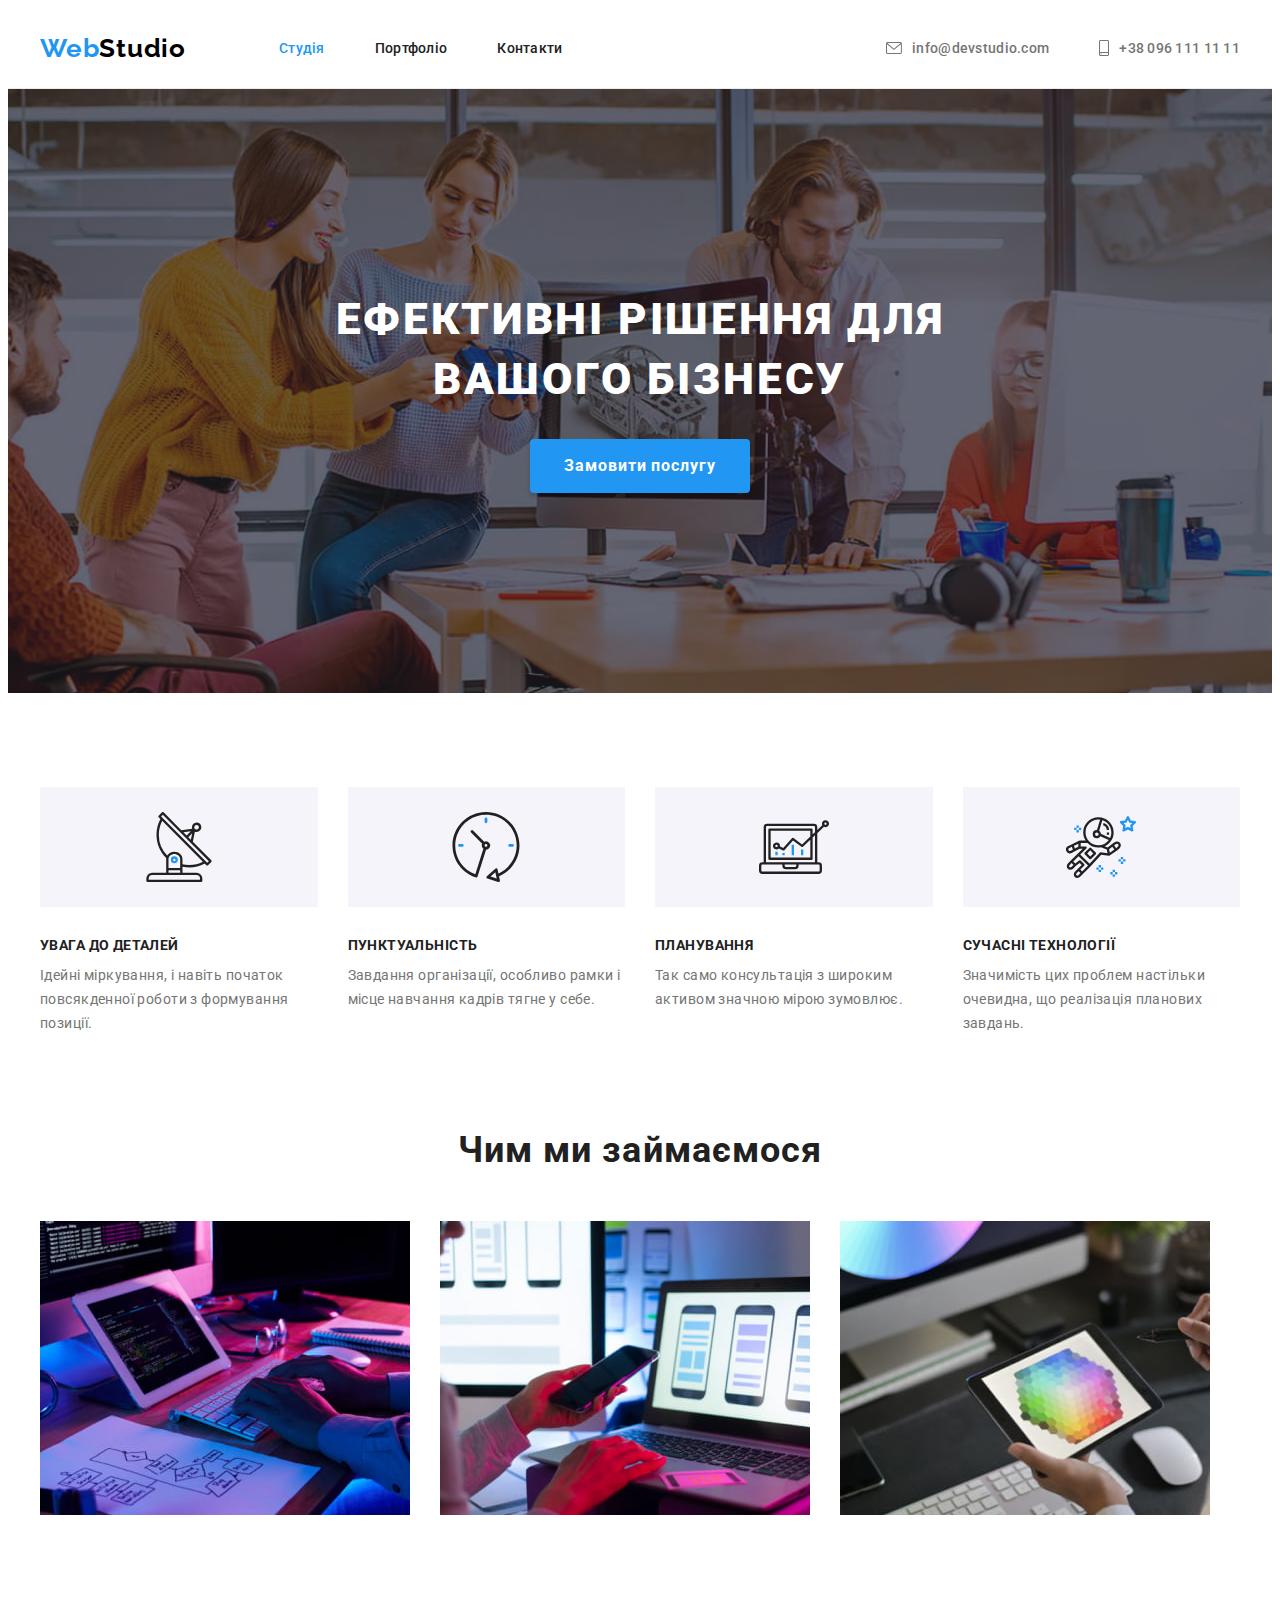
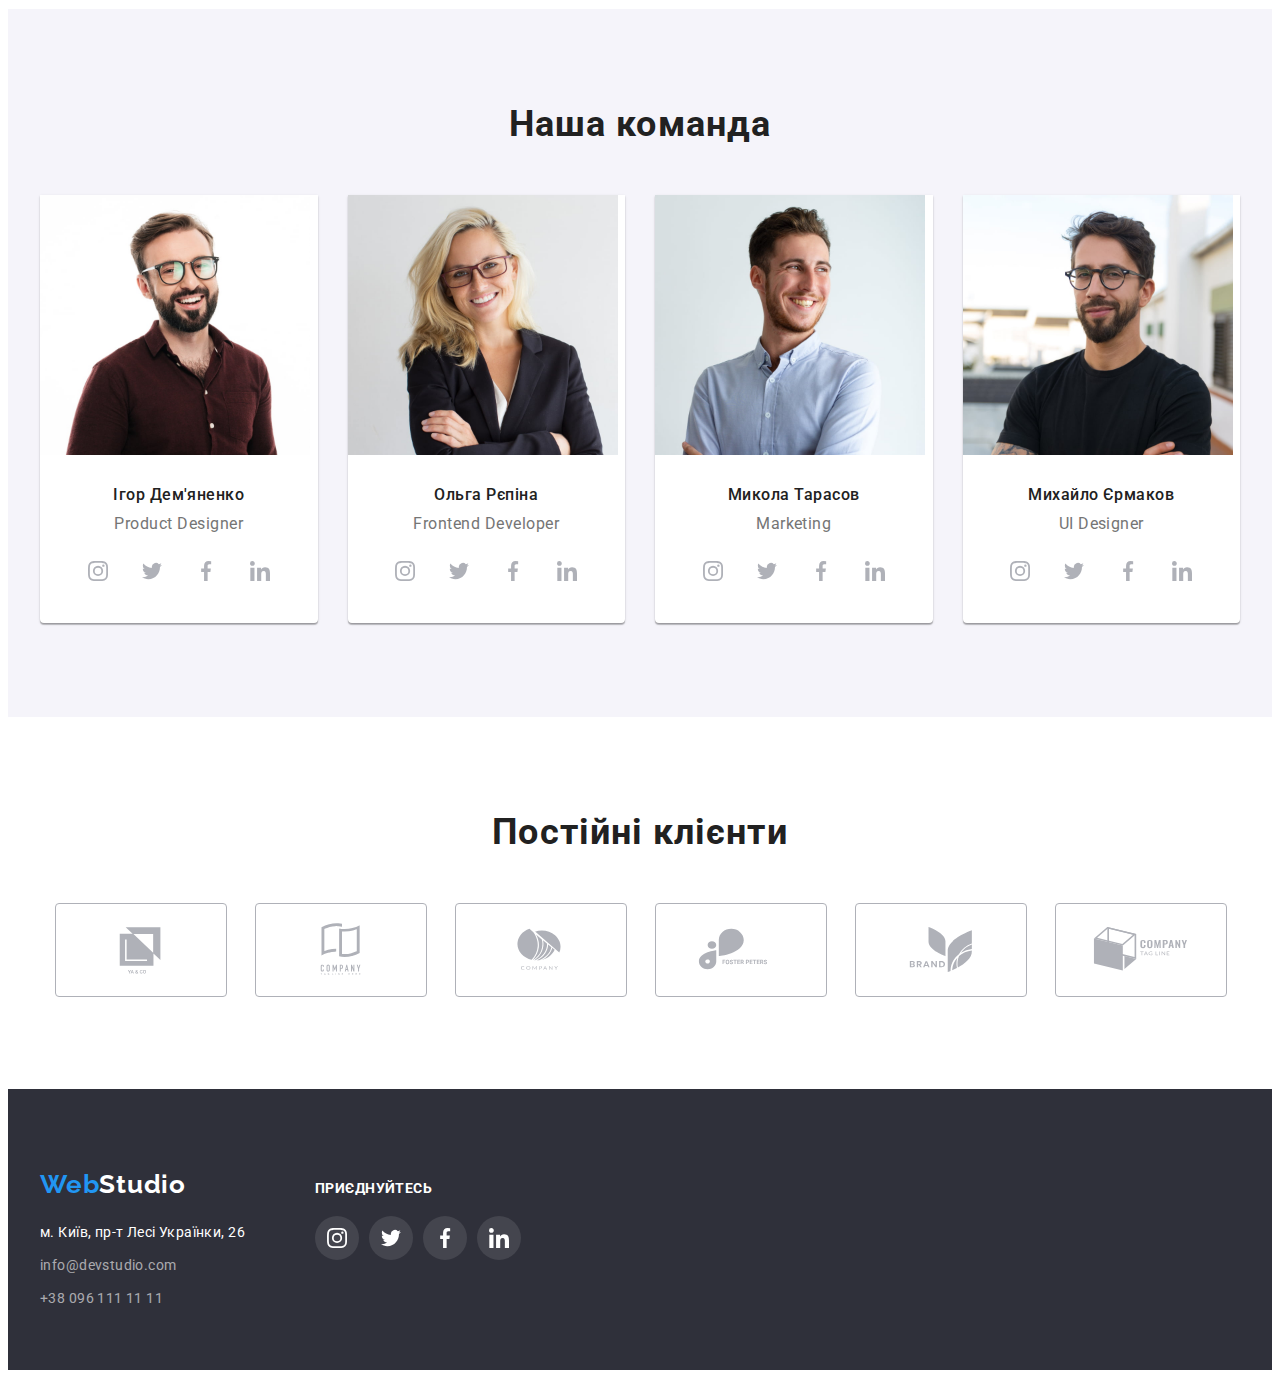
<file: index.html>
<!DOCTYPE html>
<html lang="uk">
  <head>
    <meta charset="UTF-8" />
    <meta http-equiv="X-UA-Compatible" content="IE=edge" />
    <meta name="viewport" content="width=device-width, initial-scale=1.0" />
    <title>Web Studio</title>
    <link rel="preconnect" href="https://fonts.googleapis.com" />
    <link rel="preconnect" href="https://fonts.gstatic.com" crossorigin />
    <link href="https://fonts.googleapis.com/css2?family=Raleway:wght@700&family=Roboto:wght@400;500;700;900&display=swap" rel="stylesheet" />
    <link
      rel="stylesheet"
      href="https://cdnjs.cloudflare.com/ajax/libs/modern-normalize/1.1.0/modern-normalize.min.css"
      integrity="sha512-wpPYUAdjBVSE4KJnH1VR1HeZfpl1ub8YT/NKx4PuQ5NmX2tKuGu6U/JRp5y+Y8XG2tV+wKQpNHVUX03MfMFn9Q=="
      crossorigin="anonymous"
      referrerpolicy="no-referrer"
    />
    <link rel="stylesheet" href="./css/styles.css" />
  </head>

  <body>
    <!-- Header -->
    <header class="header">
      <div class="container header-container">
        <nav class="nav">
          <a class="logo link" lang="en" href="./index.html"><span class="accent-blue">Web</span>Studio</a>
          <ul class="nav-list list">
            <li class="nav-item"><a class="nav-link link current" href="./index.html">Студія</a></li>
            <li class="nav-item"><a class="nav-link link" href="./portfolio.html">Портфоліо</a></li>
            <li class="nav-item"><a class="nav-link link" href="">Контакти</a></li>
          </ul>
        </nav>
        <ul class="contact-list list">
          <li class="contact-item">
            <a class="contact-link link" href="mailto:info@devstudio.com">
              <svg class="contact-icon" width="16" height="12">
                <use href="./images/icons.svg#envelope"></use>
              </svg>
              info@devstudio.com</a
            >
          </li>
          <li class="contact-item">
            <a class="contact-link link" href="tel:+380961111111">
              <svg class="contact-icon" width="10" height="16">
                <use href="./images/icons.svg#smartphone"></use>
              </svg>
              +38 096 111 11 11</a
            >
          </li>
        </ul>
      </div>
    </header>

    <main>
      <!-- Hero -->
      <section class="hero section">
        <div class="container">
          <h1 class="hero-title">Ефективні рішення для вашого бізнесу</h1>
          <button class="hero-btn" type="button">Замовити послугу</button>
        </div>
      </section>

      <!-- Features -->
      <section class="features section">
        <div class="container">
          <h2 class="visually-hidden">Особливості нашої роботи</h2>
          <ul class="features-list list">
            <li class="features-item">
              <div class="features-box">
                <svg width="70" height="70">
                  <use href="./images/icons.svg#antenna"></use>
                </svg>
              </div>
              <h3 class="features-title">УВАГА ДО ДЕТАЛЕЙ</h3>
              <p class="features-text">Ідейні міркування, і навіть початок повсякденної роботи з формування позиції.</p>
            </li>
            <li class="features-item">
              <div class="features-box">
                <svg width="70" height="70">
                  <use href="./images/icons.svg#clock"></use>
                </svg>
              </div>
              <h3 class="features-title">ПУНКТУАЛЬНІСТЬ</h3>
              <p class="features-text">Завдання організації, особливо рамки і місце навчання кадрів тягне у себе.</p>
            </li>
            <li class="features-item">
              <div class="features-box">
                <svg width="70" height="70">
                  <use href="./images/icons.svg#diagram"></use>
                </svg>
              </div>
              <h3 class="features-title">ПЛАНУВАННЯ</h3>
              <p class="features-text">Так само консультація з широким активом значною мірою зумовлює.</p>
            </li>
            <li class="features-item">
              <div class="features-box">
                <svg width="70" height="70">
                  <use href="./images/icons.svg#astronaut"></use>
                </svg>
              </div>
              <h3 class="features-title">СУЧАСНІ ТЕХНОЛОГІЇ</h3>
              <p class="features-text">Значимість цих проблем настільки очевидна, що реалізація планових завдань.</p>
            </li>
          </ul>
        </div>
      </section>

      <!-- Our work -->
      <section class="work section">
        <div class="container">
          <h2 class="work-title">Чим ми займаємося</h2>
          <ul class="work-list list">
            <li class="work-item"><img class="work-img" src="./images/studio/img.jpg" alt="Створюємо структуру вашого сайту" width="370" /></li>
            <li class="work-item"><img class="work-img" src="./images/studio/img2.jpg" alt="Адаптивна верстка під будь-який пристрій" width="370" /></li>
            <li class="work-item"><img class="work-img" src="./images/studio/img3.jpg" alt="Бездоганний дизайн" width="370" /></li>
          </ul>
        </div>
      </section>

      <!-- Team -->
      <section class="team section">
        <div class="container">
          <h2 class="team-title">Наша команда</h2>
          <ul class="team-list list">
            <li class="team-item">
              <img class="team-avatar" src="./images/studio/img4.jpg" alt="Хлопець у темно-червоній сорочці та окулярах" width="270" />
              <div class="team-group">
                <h3 class="team-name">Ігор Дем'яненко</h3>
                <p class="team-position" lang="en">Product Designer</p>
                <ul class="socials-list list">
                  <li class="socials-item">
                    <a class="socials-link" href="https://instagram.com" target="_blank" rel="noopener noreferrer" aria-label="Instagram">
                      <svg class="socials-icon" width="20" height="20">
                        <use href="./images/icons.svg#instagram"></use>
                      </svg>
                    </a>
                  </li>
                  <li class="socials-item">
                    <a class="socials-link" href="https://twitter.com" target="_blank" rel="noopener noreferrer" aria-label="Twitter">
                      <svg class="socials-icon" width="20" height="20">
                        <use href="./images/icons.svg#twitter"></use>
                      </svg>
                    </a>
                  </li>
                  <li class="socials-item">
                    <a class="socials-link" href="https://facebook.com" target="_blank" rel="noopener noreferrer" aria-label="Facebook">
                      <svg class="socials-icon" width="20" height="20">
                        <use href="./images/icons.svg#facebook"></use>
                      </svg>
                    </a>
                  </li>
                  <li class="socials-item">
                    <a class="socials-link" href="https://linkedin.com" target="_blank" rel="noopener noreferrer" aria-label="LinkedIn">
                      <svg class="socials-icon" width="20" height="20">
                        <use href="./images/icons.svg#linkedin"></use>
                      </svg>
                    </a>
                  </li>
                </ul>
              </div>
            </li>
            <li class="team-item">
              <img class="team-avatar" src="./images/studio/img5.jpg" alt="Білява дівчина в окулярах" width="270" />
              <div class="team-group">
                <h3 class="team-name">Ольга Рєпіна</h3>
                <p class="team-position" lang="en">Frontend Developer</p>
                <ul class="socials-list list">
                  <li class="socials-item">
                    <a class="socials-link" href="https://instagram.com" target="_blank" rel="noopener noreferrer" aria-label="Instagram">
                      <svg class="socials-icon" width="20" height="20">
                        <use href="./images/icons.svg#instagram"></use>
                      </svg>
                    </a>
                  </li>
                  <li class="socials-item">
                    <a class="socials-link" href="https://twitter.com" target="_blank" rel="noopener noreferrer" aria-label="Twitter">
                      <svg class="socials-icon" width="20" height="20">
                        <use href="./images/icons.svg#twitter"></use>
                      </svg>
                    </a>
                  </li>
                  <li class="socials-item">
                    <a class="socials-link" href="https://facebook.com" target="_blank" rel="noopener noreferrer" aria-label="Facebook">
                      <svg class="socials-icon" width="20" height="20">
                        <use href="./images/icons.svg#facebook"></use>
                      </svg>
                    </a>
                  </li>
                  <li class="socials-item">
                    <a class="socials-link" href="https://linkedin.com" target="_blank" rel="noopener noreferrer" aria-label="LinkedIn">
                      <svg class="socials-icon" width="20" height="20">
                        <use href="./images/icons.svg#linkedin"></use>
                      </svg>
                    </a>
                  </li>
                </ul>
              </div>
            </li>
            <li class="team-item">
              <img class="team-avatar" src="./images/studio/img6.jpg" alt="Хлопець у блакитній сорочці" width="270" />
              <div class="team-group">
                <h3 class="team-name">Микола Тарасов</h3>
                <p class="team-position" lang="en">Marketing</p>
                <ul class="socials-list list">
                  <li class="socials-item">
                    <a class="socials-link" href="https://instagram.com" target="_blank" rel="noopener noreferrer" aria-label="Instagram">
                      <svg class="socials-icon" width="20" height="20">
                        <use href="./images/icons.svg#instagram"></use>
                      </svg>
                    </a>
                  </li>
                  <li class="socials-item">
                    <a class="socials-link" href="https://twitter.com" target="_blank" rel="noopener noreferrer" aria-label="Twitter">
                      <svg class="socials-icon" width="20" height="20">
                        <use href="./images/icons.svg#twitter"></use>
                      </svg>
                    </a>
                  </li>
                  <li class="socials-item">
                    <a class="socials-link" href="https://facebook.com" target="_blank" rel="noopener noreferrer" aria-label="Facebook">
                      <svg class="socials-icon" width="20" height="20">
                        <use href="./images/icons.svg#facebook"></use>
                      </svg>
                    </a>
                  </li>
                  <li class="socials-item">
                    <a class="socials-link" href="https://linkedin.com" target="_blank" rel="noopener noreferrer" aria-label="LinkedIn">
                      <svg class="socials-icon" width="20" height="20">
                        <use href="./images/icons.svg#linkedin"></use>
                      </svg>
                    </a>
                  </li>
                </ul>
              </div>
            </li>
            <li class="team-item">
              <img class="team-avatar" src="./images/studio/img7.jpg" alt="Хлопець у чорній футболці та окулярах" width="270" />
              <div class="team-group">
                <h3 class="team-name">Михайло Єрмаков</h3>
                <p class="team-position" lang="en">UI Designer</p>
                <ul class="socials-list list">
                  <li class="socials-item">
                    <a class="socials-link" href="https://instagram.com" target="_blank" rel="noopener noreferrer" aria-label="Instagram">
                      <svg class="socials-icon" width="20" height="20">
                        <use href="./images/icons.svg#instagram"></use>
                      </svg>
                    </a>
                  </li>
                  <li class="socials-item">
                    <a class="socials-link" href="https://twitter.com" target="_blank" rel="noopener noreferrer" aria-label="Twitter">
                      <svg class="socials-icon" width="20" height="20">
                        <use href="./images/icons.svg#twitter"></use>
                      </svg>
                    </a>
                  </li>
                  <li class="socials-item">
                    <a class="socials-link" href="https://facebook.com" target="_blank" rel="noopener noreferrer" aria-label="Facebook">
                      <svg class="socials-icon" width="20" height="20">
                        <use href="./images/icons.svg#facebook"></use>
                      </svg>
                    </a>
                  </li>
                  <li class="socials-item">
                    <a class="socials-link" href="https://linkedin.com" target="_blank" rel="noopener noreferrer" aria-label="LinkedIn">
                      <svg class="socials-icon" width="20" height="20">
                        <use href="./images/icons.svg#linkedin"></use>
                      </svg>
                    </a>
                  </li>
                </ul>
              </div>
            </li>
          </ul>
        </div>
      </section>

      <!-- Clients -->
      <section class="clients section">
        <div class="container">
          <h2 class="clients-title">Постійні клієнти</h2>
          <ul class="clients-list list">
            <li class="clients-item">
              <a href="" class="clients-link">
                <svg class="clients-icon" width="106" height="60">
                  <use href="./images/icons.svg#company1"></use>
                </svg>
              </a>
            </li>
            <li class="clients-item">
              <a href="" class="clients-link">
                <svg class="clients-icon" width="106" height="60">
                  <use href="./images/icons.svg#company2"></use>
                </svg>
              </a>
            </li>
            <li class="clients-item">
              <a href="" class="clients-link">
                <svg class="clients-icon" width="106" height="60">
                  <use href="./images/icons.svg#company3"></use>
                </svg>
              </a>
            </li>
            <li class="clients-item">
              <a href="" class="clients-link">
                <svg class="clients-icon" width="106" height="60">
                  <use href="./images/icons.svg#company4"></use>
                </svg>
              </a>
            </li>
            <li class="clients-item">
              <a href="" class="clients-link">
                <svg class="clients-icon" width="106" height="60">
                  <use href="./images/icons.svg#company5"></use>
                </svg>
              </a>
            </li>
            <li class="clients-item">
              <a href="" class="clients-link">
                <svg class="clients-icon" width="106" height="60">
                  <use href="./images/icons.svg#company6"></use>
                </svg>
              </a>
            </li>
          </ul>
        </div>
      </section>
    </main>

    <!-- Footer -->
    <footer class="footer">
      <div class="container">
        <div class="footer-wrapper">
          <section class="footer-contacts">
            <a class="logo link" lang="en" href="./index.html"><span class="accent-blue">Web</span><span class="accent-white">Studio</span> </a>
          <address class="footer-address">
            <p class="footer-text">м. Київ, пр-т Лесі Українки, 26 </p>
            <ul class="footer-list list">
              <li class="footer-item"><a class="footer-link link" href="mailto:info@devstudio.com">info@devstudio.com</a></li>
              <li class="footer-item"><a class="footer-link link" href="tel:+380961111111">+38 096 111 11 11</a></li>
            </ul>
          </address>
          </section>
          <section class="footer-socials">
            <p class="footer-socials-text">приєднуйтесь</p>
            <ul class="socials-list list">
              <li class="socials-item">
                <a class="socials-link" href="https://instagram.com" target="_blank" rel="noopener noreferrer" aria-label="Instagram">
                  <svg class="socials-icon" width="20" height="20">
                    <use href="./images/icons.svg#instagram"></use>
                  </svg>
                </a>
              </li>
              <li class="socials-item">
                <a class="socials-link" href="https://twitter.com" target="_blank" rel="noopener noreferrer" aria-label="Twitter">
                  <svg class="socials-icon" width="20" height="20">
                    <use href="./images/icons.svg#twitter"></use>
                  </svg>
                </a>
              </li>
              <li class="socials-item">
                <a class="socials-link" href="https://facebook.com" target="_blank" rel="noopener noreferrer" aria-label="Facebook">
                  <svg class="socials-icon" width="20" height="20">
                    <use href="./images/icons.svg#facebook"></use>
                  </svg>
                </a>
              </li>
              <li class="socials-item">
                <a class="socials-link" href="https://linkedin.com" target="_blank" rel="noopener noreferrer" aria-label="LinkedIn">
                  <svg class="socials-icon" width="20" height="20">
                    <use href="./images/icons.svg#linkedin"></use>
                  </svg>
                </a>
              </li>
            </ul>
          </section>
        </div>
      </div>
    </footer>
  </body>
</html>
</file>
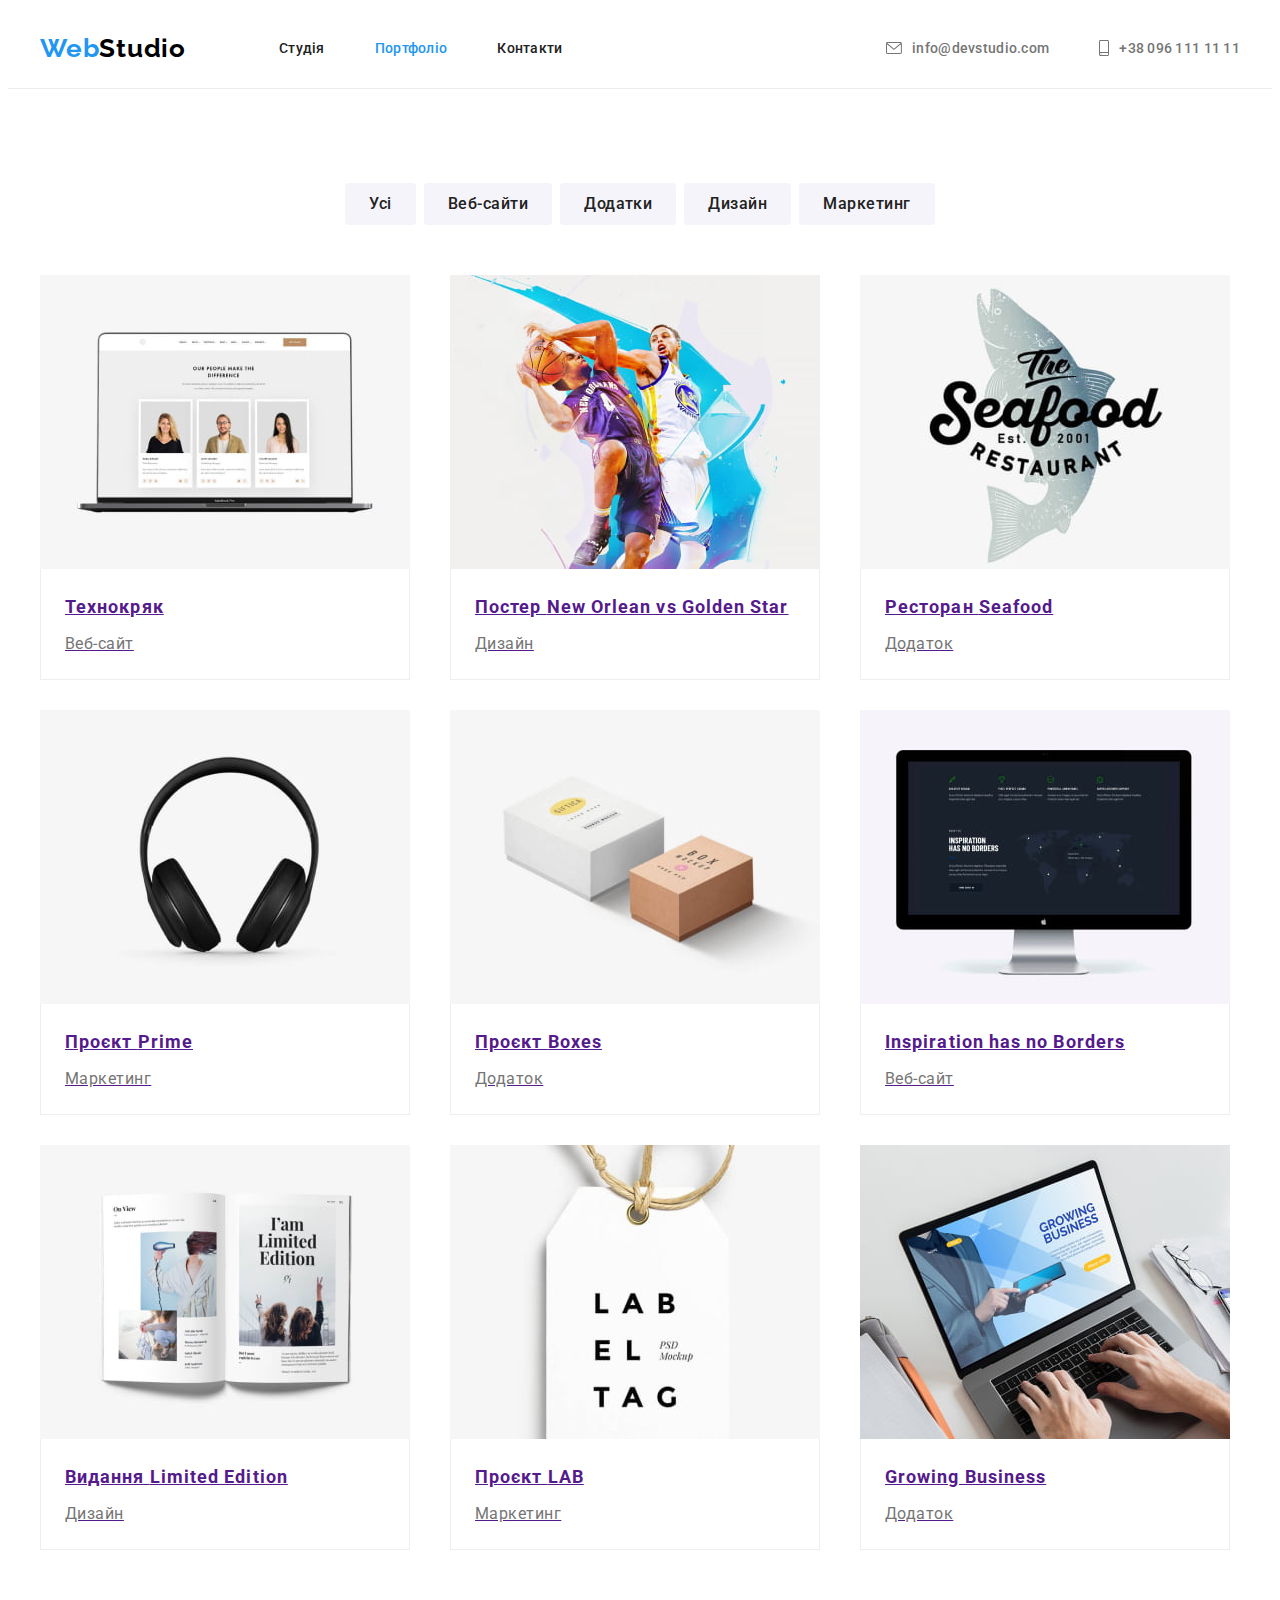
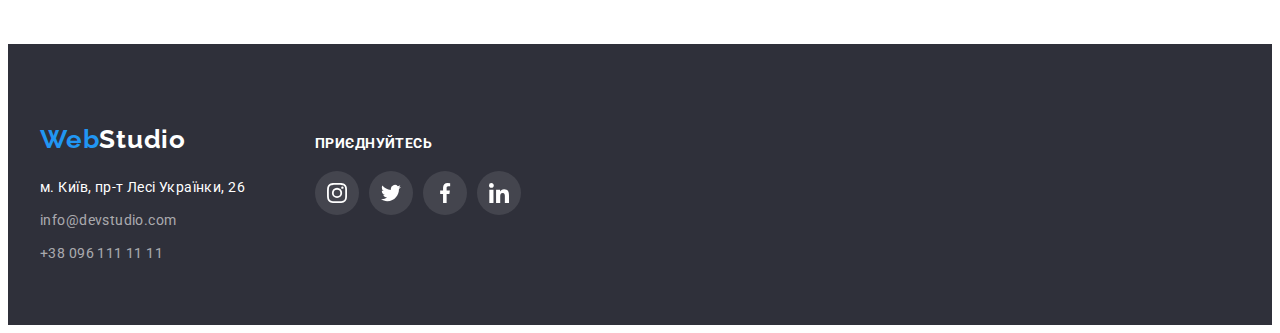
<file: portfolio.html>
<!DOCTYPE html>
<html lang="uk">
  <head>
    <meta charset="UTF-8" />
    <meta http-equiv="X-UA-Compatible" content="IE=edge" />
    <meta name="viewport" content="width=device-width, initial-scale=1.0" />
    <title>Web Studio Portfolio</title>
    <link rel="preconnect" href="https://fonts.googleapis.com" />
    <link rel="preconnect" href="https://fonts.gstatic.com" crossorigin />
    <link href="https://fonts.googleapis.com/css2?family=Raleway:wght@700&family=Roboto:wght@400;500;700;900&display=swap" rel="stylesheet" />
    <link
      rel="stylesheet"
      href="https://cdnjs.cloudflare.com/ajax/libs/modern-normalize/1.1.0/modern-normalize.min.css"
      integrity="sha512-wpPYUAdjBVSE4KJnH1VR1HeZfpl1ub8YT/NKx4PuQ5NmX2tKuGu6U/JRp5y+Y8XG2tV+wKQpNHVUX03MfMFn9Q=="
      crossorigin="anonymous"
      referrerpolicy="no-referrer"
    />
    <link rel="stylesheet" href="./css/styles.css" />
  </head>

  <body>
    <!-- Header -->
    <header class="header">
      <div class="container header-container">
        <nav class="nav">
          <a class="logo link" lang="en" href="./index.html"><span class="accent-blue">Web</span>Studio</a>
          <ul class="nav-list list">
            <li class="nav-item"><a class="nav-link link" href="./index.html">Студія</a></li>
            <li class="nav-item"><a class="nav-link link current" href="./portfolio.html">Портфоліо</a></li>
            <li class="nav-item"><a class="nav-link link" href="">Контакти</a></li>
          </ul>
        </nav>
        <ul class="contact-list list">
          <li class="contact-item">
            <a class="contact-link link" href="mailto:info@devstudio.com">
              <svg class="contact-icon" width="16" height="12">
                <use href="./images/icons.svg#envelope"></use>
              </svg>
              info@devstudio.com</a
            >
          </li>
          <li class="contact-item">
            <a class="contact-link link" href="tel:+380961111111">
              <svg class="contact-icon" width="10" height="16">
                <use href="./images/icons.svg#smartphone"></use>
              </svg>
              +38 096 111 11 11</a
            >
          </li>
        </ul>
      </div>
    </header>

    <main>
      <!-- Portfolio -->
      <section class="portfolio section">
        <div class="container">
          <h1 class="portfolio-title visually-hidden">Наші проекти</h1>
          <ul class="filter list">
            <li class="filter-item"><button class="filter-btn" type="button">Усі</button></li>
            <li class="filter-item"><button class="filter-btn" type="button">Веб-сайти</button></li>
            <li class="filter-item"><button class="filter-btn" type="button">Додатки</button></li>
            <li class="filter-item"><button class="filter-btn" type="button">Дизайн</button></li>
            <li class="filter-item"><button class="filter-btn" type="button">Маркетинг</button></li>
          </ul>
          <ul class="portfolio-list list">
            <li class="portfolio-item">
              <a class="portfolio-link" href="">
                <img class="portfolio-img" src="./images/portfolio/img.jpg" alt="Персональні картки трьох людин" width="370" height="294" />
                <div class="portfolio-group">
                  <h2 class="portfolio-subtitle">Технокряк</h2>
                  <p class="portfolio-text">Веб-сайт</p>
                </div>
              </a>
            </li>
            <li class="portfolio-item">
              <a href="" class="portfolio-link">
                <img class="portfolio-img" src="./images/portfolio/img2.jpg" alt="Грають два баскетболісти" width="370" height="294" />
                <div class="portfolio-group">
                  <h2 class="portfolio-subtitle">Постер <span lang="en">New Orlean vs Golden Star</span> </h2>
                  <p class="portfolio-text">Дизайн</p>
                </div>
              </a>
            </li>
            <li class="portfolio-item">
              <a href="" class="portfolio-link">
                <img class="portfolio-img" src="./images/portfolio/img3.jpg" alt="Назва ресторану на фоні риби" width="370" height="294" />
                <div class="portfolio-group">
                  <h2 class="portfolio-subtitle">Ресторан <span lang="en">Seafood</span> </h2>
                  <p class="portfolio-text">Додаток</p>
                </div>
              </a>
            </li>
            <li class="portfolio-item">
              <a href="" class="portfolio-link">
                <img class="portfolio-img" src="./images/portfolio/img4.jpg" alt="Чорні навушники" width="370" height="294" />
                <div class="portfolio-group">
                  <h2 class="portfolio-subtitle">Проєкт <span lang="en">Prime</span></h2>
                  <p class="portfolio-text">Маркетинг</p>
                </div>
              </a>
            </li>
            <li class="portfolio-item">
              <a href="" class="portfolio-link">
                <img class="portfolio-img" src="./images/portfolio/img5.jpg" alt="Біла та коричнева коробка" width="370" height="294" />
                <div class="portfolio-group">
                  <h2 class="portfolio-subtitle">Проєкт <span lang="en">Boxes</span></h2>
                  <p class="portfolio-text">Додаток</p>
                </div>
              </a>
            </li>
            <li class="portfolio-item">
              <a href="" class="portfolio-link">
                <img class="portfolio-img" src="./images/portfolio/img6.jpg" alt="Моноблок айМак" width="370" height="294" />
                <div class="portfolio-group">
                  <h2 class="portfolio-subtitle"><span lang="en">Inspiration has no Borders</span></h2>
                  <p class="portfolio-text">Веб-сайт</p>
                </div>
              </a>
            </li>
            <li class="portfolio-item">
              <a href="" class="portfolio-link">
                <img class="portfolio-img" src="./images/portfolio/img7.jpg" alt="Розкрита книга" width="370" height="294" />
                <div class="portfolio-group">
                  <h2 class="portfolio-subtitle">Видання <span lang="en">Limited Edition</span></h2>
                  <p class="portfolio-text">Дизайн</p>
                </div>
              </a>
            </li>
            <li class="portfolio-item">
              <a href="" class="portfolio-link">
                <img class="portfolio-img" src="./images/portfolio/img8.jpg" alt="Біла етикетка" width="370" height="294" />
                <div class="portfolio-group">
                  <h2 class="portfolio-subtitle">Проєкт <span lang="en">LAB</span></h2>
                  <p class="portfolio-text">Маркетинг</p>
                </div>
              </a>
            </li>
            <li class="portfolio-item">
              <a href="" class="portfolio-link">
                <img class="portfolio-img" src="./images/portfolio/img9.jpg" alt="Ноутбук" width="370" height="294" />
                <div class="portfolio-group">
                  <h2 class="portfolio-subtitle"><span lang="en">Growing Business</span></h2>
                  <p class="portfolio-text">Додаток</p>
                </div>
              </a>
            </li>
          </ul>
        </div>
      </section>
    </main>

    <!-- Footer -->
    <footer class="footer">
      <div class="container">
        <div class="footer-wrapper">
          <section class="footer-contacts">
            <a class="logo link" lang="en" href="./index.html"><span class="accent-blue">Web</span><span class="accent-white">Studio</span> </a>
            <address class="footer-address">
              <p class="footer-text">м. Київ, пр-т Лесі Українки, 26 </p>
              <ul class="footer-list list">
                <li class="footer-item"><a class="footer-link link" href="mailto:info@devstudio.com">info@devstudio.com</a></li>
                <li class="footer-item"><a class="footer-link link" href="tel:+380961111111">+38 096 111 11 11</a></li>
              </ul>
            </address>
          </section>
          <section class="footer-socials">
            <p class="footer-socials-text">приєднуйтесь</p>
            <ul class="socials-list list">
              <li class="socials-item">
                <a class="socials-link" href="https://instagram.com" target="_blank" rel="noopener noreferrer" aria-label="Instagram">
                  <svg class="socials-icon" width="20" height="20">
                    <use href="./images/icons.svg#instagram"></use>
                  </svg>
                </a>
              </li>
              <li class="socials-item">
                <a class="socials-link" href="https://twitter.com" target="_blank" rel="noopener noreferrer" aria-label="Twitter">
                  <svg class="socials-icon" width="20" height="20">
                    <use href="./images/icons.svg#twitter"></use>
                  </svg>
                </a>
              </li>
              <li class="socials-item">
                <a class="socials-link" href="https://facebook.com" target="_blank" rel="noopener noreferrer" aria-label="Facebook">
                  <svg class="socials-icon" width="20" height="20">
                    <use href="./images/icons.svg#facebook"></use>
                  </svg>
                </a>
              </li>
              <li class="socials-item">
                <a class="socials-link" href="https://linkedin.com" target="_blank" rel="noopener noreferrer" aria-label="LinkedIn">
                  <svg class="socials-icon" width="20" height="20">
                    <use href="./images/icons.svg#linkedin"></use>
                  </svg>
                </a>
              </li>
            </ul>
          </section>
        </div>
      </div>
    </footer>
  </body>
</html>
</file>
<file: css/styles.css>
:root {
  /* Fonts */
  --main-font: Roboto, sans-serif;
  --secondary-font: Raleway, sans-serif;
  /* Text colors */
  --main-txt-cl: #212121;
  --secondary-txt-cl: #757575;

  --light-txt-cl: #ffffff;
  --light-txt-cl-60: rgba(255, 255, 255, 0.6);
  --light-txt-cl-10: rgba(255, 255, 255, 0.1);
  --accent-txt-cl: #2196f3;
  --logo-txt-cl: #000000;
  --team-icon-txt-cl: #afb1b8;

  /* Background colors */
  --main-bg-cl: #ffffff;
  --light-bg-cl: #f5f4fa;
  --dark-bg-cl: #2f303a;
  --fallback-bg-cl: #c4c4c4;
  --accent-bg-cl: #2196f3;
  --btn-accent-bg-cl: #188ce8;
  --header-border-cl: #ececec;
  --cards-border-cl: #eeeeee;

  /* Others */
  --bg-gradient-cl: rgba(47, 48, 58, 0.4);
}

/* Base styles */

body {
  font-family: var(--main-font);
  color: var(--main-txt-cl);
  background-color: var(--main-bg-cl);
}

.container {
  width: 1200px;
  padding-left: 15px;
  padding-right: 15px;
  margin-left: auto;
  margin-right: auto;

  /* outline: 2px solid red;
  outline-offset: -2px;  */
}

.section {
  padding-top: 94px;
  padding-bottom: 94px;
}

/* reset */
h1,
h2,
h3,
h4,
h6,
h6,
p,
ul {
  margin: 0;
  padding: 0;
}

.link {
  text-decoration: none;
  color: currentColor;
}

.list {
  list-style: none;
}

img {
  display: block;
  max-width: 100%;
  height: auto;
}

/* Header */

.nav-list {
  display: flex;
  gap: 50px;
}

.contact-list {
  display: flex;
  margin-left: auto;
  gap: 50px;
  align-items: center;
}

.nav {
  display: flex;
  align-items: center;
}

.header-container {
  display: flex;
}

.nav .logo {
  margin-right: 93px;
}

.logo {
  padding-top: 24px;
  padding-bottom: 24px;

  font-family: var(--secondary-font);
  font-weight: 700;
  font-size: 26px;
  line-height: calc(31 / 26);
  letter-spacing: 0.03em;

  color: var(--logo-txt-cl);
}

.accent-blue {
  color: var(--accent-txt-cl);
}

.nav-link {
  display: block;
  padding-top: 32px;
  padding-bottom: 32px;

  font-weight: 500;
  font-size: 14px;
  line-height: calc(16 / 14);
  letter-spacing: 0.02em;
}

.current {
  color: var(--accent-txt-cl);
}

.contact-link {
  display: flex;
  gap: 10px;
  align-items: center;
  padding-top: 32px;
  padding-bottom: 32px;

  font-weight: 500;
  font-size: 14px;
  line-height: calc(16 / 14);
  letter-spacing: 0.02em;

  color: var(--secondary-txt-cl);
}

.contact-icon {
  fill: currentColor;
}

.nav-link:hover,
.nav-link:focus,
.contact-link:hover,
.contact-link:focus {
  color: var(--accent-txt-cl);
}

.header {
  border-bottom: 1px solid var(--header-border-cl);
}

/* Hero */

.hero {
  max-width: 1600px;
  margin-left: auto;
  margin-right: auto;
  padding-top: 200px;
  padding-bottom: 200px;

  text-align: center;
  background-color: var(--fallback-bg-cl);
  background-image: linear-gradient(var(--bg-gradient-cl), var(--bg-gradient-cl)), url(../images/studio/hero-bg.jpg);
  background-repeat: no-repeat;
  background-position: center;
  background-size: cover;
}

.hero-title {
  margin-left: auto;
  margin-right: auto;
  margin-bottom: 30px;
  width: 700px;

  font-weight: 900;
  font-size: 44px;
  line-height: calc(60 / 44);
  text-align: center;
  letter-spacing: 0.06em;
  text-transform: uppercase;

  color: var(--light-txt-cl);
}

.hero-btn {
  padding: 10px 32px;

  font-family: inherit;
  font-weight: 700;
  font-size: 16px;
  line-height: calc(30 / 16);
  letter-spacing: 0.06em;
  color: var(--light-txt-cl);
  background-color: var(--accent-bg-cl);
  box-shadow: 0px 4px 4px rgba(0, 0, 0, 0.15);
  border-radius: 4px;
  border-color: transparent;

  cursor: pointer;
}

.hero-btn:hover,
.hero-btn:focus {
  background-color: var(--btn-accent-bg-cl);
}

/* Features */

.features-box {
  display: flex;
  height: 120px;
  align-items: center;
  justify-content: center;
  margin-bottom: 30px;

  background-color: var(--light-bg-cl);
}

.features-list {
  display: flex;
  gap: 30px;
}

.features-item {
  flex-basis: calc((100% - 90px) / 3);
}

.features-title {
  margin-bottom: 10px;

  font-size: 14px;
  line-height: calc(16 / 14);
  letter-spacing: 0.03em;
  text-transform: uppercase;
}

.features-text {
  font-size: 14px;
  line-height: calc(24 / 14);
  letter-spacing: 0.03em;

  color: var(--secondary-txt-cl);
}

/* Work and Team*/

.work {
  padding-top: 0;
}

.work-list {
  display: flex;
  gap: 30px;
}

.team-list {
  display: flex;
  gap: 30px;
}

.team {
  background-color: var(--light-bg-cl);
}

.team-item {
  flex-basis: calc((100% - 90px) / 4);

  box-shadow: 0px 1px 3px rgba(0, 0, 0, 0.12), 0px 1px 1px rgba(0, 0, 0, 0.14), 0px 2px 1px rgba(0, 0, 0, 0.2);
  border-radius: 0px 0px 4px 4px;
  background-color: var(--main-bg-cl);
}

.work-title,
.team-title,
.clients-title {
  margin-bottom: 50px;

  font-size: 36px;
  line-height: calc(42 / 36);
  text-align: center;
  letter-spacing: 0.03em;
}

.team-name {
  margin-bottom: 10px;

  font-weight: 500;
  font-size: 16px;
  line-height: calc(19 / 16);
  letter-spacing: 0.03em;
}

.team-position {
  margin-bottom: 16px;

  font-size: 16px;
  line-height: calc(19 / 16);
  letter-spacing: 0.03em;

  color: var(--secondary-txt-cl);
}

.team-group {
  padding: 30px;

  text-align: center;
}

/* Socials */

.socials-list {
  display: flex;
  gap: 10px;
  align-items: center;
  justify-content: center;
}

.socials-link {
  display: flex;
  width: 44px;
  height: 44px;
  align-items: center;
  justify-content: center;
  border-radius: 50%;

  color: var(--team-icon-txt-cl);
}

.socials-icon {
  fill: currentColor;
}

.socials-link:hover,
.socials-link:focus {
  background-color: var(--accent-bg-cl);
  color: var(--light-txt-cl);
}

/* Clients */

.clients-list {
  display: flex;
  gap: 30px;
  justify-content: center;
}

.clients-item {
  width: 170px;
  height: 92px;
}

.clients-link {
  display: flex;
  width: inherit;
  height: inherit;
  justify-content: center;
  align-items: center;

  border: 1px solid var(--team-icon-txt-cl);
  border-radius: 4px;

  color: var(--team-icon-txt-cl);
}

.clients-icon {
  fill: currentColor;
}

.clients-link:hover,
.clients-link:focus {
  color: var(--accent-txt-cl);
  border-color: var(--accent-txt-cl);
}

/* Footer */

.footer {
  padding-top: 60px;
  padding-bottom: 60px;

  background-color: var(--dark-bg-cl);
}

.footer-wrapper {
  display: flex;
  align-items: baseline;
}

.footer-contacts {
  margin-right: 70px;
}

.accent-white {
  color: var(--light-txt-cl);
}

.footer .logo {
  display: block;
  padding-top: 20px;
  padding-bottom: 20px;  
}

.footer-text {
  margin-bottom: 9px;

  font-style: normal;
  font-size: 14px;
  line-height: calc(24 / 14);
  letter-spacing: 0.03em;

  color: var(--light-txt-cl);
}

.footer-link {
  font-style: normal;
  font-size: 14px;
  line-height: calc(24 / 14);
  letter-spacing: 0.03em;

  color: var(--light-txt-cl-60);
}

.footer-link:hover,
.footer-link:focus {
  color: var(--accent-txt-cl);
}

.footer-item:not(:last-child) {
  margin-bottom: 9px;
}

.footer-socials-text {
  margin-bottom: 20px;

  font-weight: 700;
  font-size: 14px;
  line-height: calc(16 / 14);
  letter-spacing: 0.03em;
  text-transform: uppercase;
  color: var(--light-txt-cl);
}

.footer-socials .socials-link {
  color: var(--main-bg-cl);
  background-color: var(--light-txt-cl-10);
}

.footer-socials .socials-icon {
  fill: currentColor;
}

.footer-socials .socials-link:hover,
.footer-socials .socials-link:focus {
  background-color: var(--accent-bg-cl);
}

/* Portfolio */

.filter {
  display: flex;
  gap: 8px;
  justify-content: center;
  margin-bottom: 50px;
}

.filter-btn {
  padding: 6px 22px;
  border-radius: 4px;
  border-color: transparent;

  font-family: inherit;
  font-weight: 500;
  font-size: 16px;
  line-height: calc(26 / 16);
  text-align: center;
  letter-spacing: 0.03em;

  color: var(--main-txt-cl);
  background-color: var(--light-bg-cl);

  cursor: pointer;
}

.filter-btn:hover,
.filter-btn:focus {
  color: var(--light-txt-cl);
  background-color: var(--accent-bg-cl);
  box-shadow: 0px 3px 1px rgba(0, 0, 0, 0.1), 
              0px 1px 2px rgba(0, 0, 0, 0.08),
              0px 2px 2px rgba(0, 0, 0, 0.12);
}

.portfolio-list {
  display: flex;
  flex-wrap: wrap;
  gap: 30px;
}

.portfolio-item {
  flex-basis: calc((100% - 60px) / 3);
}

.portfolio-link {
  display: inline-block;
}

.portfolio-link:hover,
.portfolio-link:focus {
  box-shadow: 0px 1px 1px rgba(0, 0, 0, 0.12), 
              0px 4px 4px rgba(0, 0, 0, 0.06),
              1px 4px 6px rgba(0, 0, 0, 0.16);
}

.portfolio-subtitle {
  margin-bottom: 4px;

  font-size: 18px;
  line-height: calc(36 / 18);
  letter-spacing: 0.06em;
}

.portfolio-text {
  font-size: 16px;
  line-height: calc(30 / 16);
  letter-spacing: 0.03em;

  color: var(--secondary-txt-cl);
}

.portfolio-group {
  padding: 20px 24px;
  border-left: 1px solid var(--cards-border-cl);
  border-right: 1px solid var(--cards-border-cl);
  border-bottom: 1px solid var(--cards-border-cl);
}

.visually-hidden {
  position: absolute;
  width: 1px;
  height: 1px;
  margin: -1px;
  border: 0;
  padding: 0;

  white-space: nowrap;
  clip-path: inset(100%);
  clip: rect(0 0 0 0);
  overflow: hidden;
}
</file>
